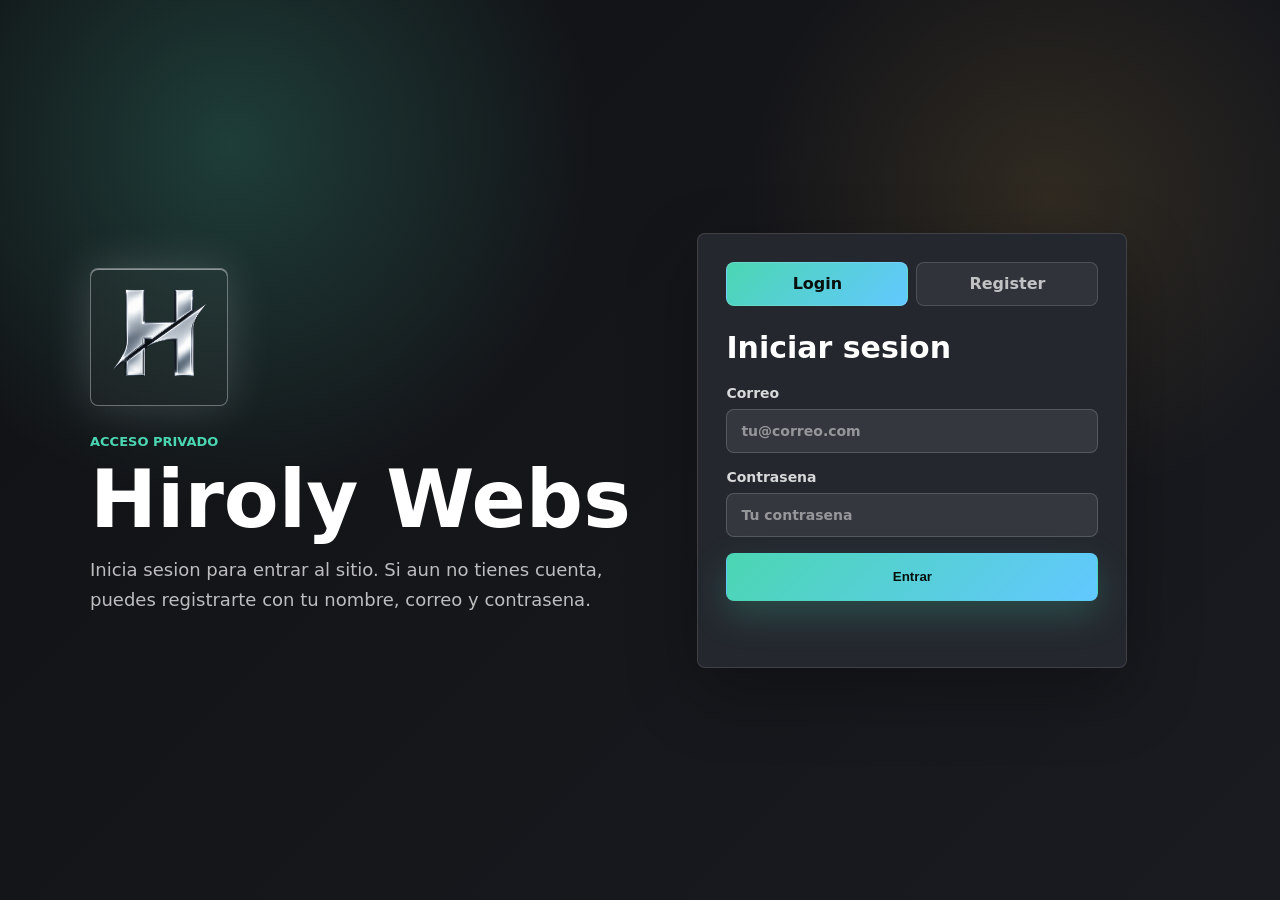
<file: index.html>
<!doctype html>
<html lang="es">
  <head>
    <meta charset="UTF-8" />
    <meta name="viewport" content="width=device-width, initial-scale=1.0" />
    <title>Hiroly Webs | Inicio</title>
    <meta
      name="description"
      content="Hiroly Webs crea paginas web profesionales para empresas, emprendedores y proyectos personales."
    />
    <link rel="stylesheet" href="styles.css" />
  </head>
  <body>
    <header class="site-header">
      <nav class="nav" aria-label="Navegacion principal">
        <a class="brand" href="index.html" aria-label="Hiroly Webs inicio">
          <img class="brand-mark" src="logo-hiroly.png" alt="" />
          <span class="brand-name">Hiroly Webs</span>
        </a>

        <button class="menu-toggle" type="button" aria-expanded="false" aria-controls="nav-links">
          <span></span>
          <span></span>
          <span></span>
          <span class="sr-only">Abrir menu</span>
        </button>

        <div class="nav-links" id="nav-links">
          <a href="index.html" aria-current="page">Menu principal</a>
          <a href="servicios.html">Servicios</a>
          <a href="planes.html">Planes</a>
          <a href="contactos.html">Contactos</a>
        </div>
      </nav>
    </header>

    <main>
      <section class="hero">
        <div class="hero-bg" aria-hidden="true">
          <span class="server-line line-a"></span>
          <span class="server-line line-b"></span>
          <span class="server-line line-c"></span>
        </div>

        <div class="hero-content">
          <img class="hero-logo" src="logo-hiroly.png" alt="Logo de Hiroly Webs" />
          <p class="eyebrow">Diseno web profesional</p>
          <h1>Hiroly Webs</h1>
          <p class="hero-copy">
            Creamos paginas web modernas para empresas, emprendedores y marcas
            personales. El precio es claro: $20 USD por modulo.
          </p>
          <div class="hero-actions">
            <a class="button primary" href="planes.html">Ver planes</a>
            <a class="button secondary" href="planes.html">Elegir plan</a>
          </div>
        </div>

        <aside class="hero-panel" aria-label="Resumen de paginas web">
          <div>
            <span class="status-dot"></span>
            <span>Proyectos web</span>
          </div>
          <strong>100%</strong>
          <p>Paginas adaptadas a celular, tablet y computador.</p>
        </aside>
      </section>
    </main>

    <footer class="footer">
      <p>Hiroly Webs. Paginas web profesionales para empresas que quieren crecer online.</p>
    </footer>

    <script src="script.js"></script>
  </body>
</html>
</file>
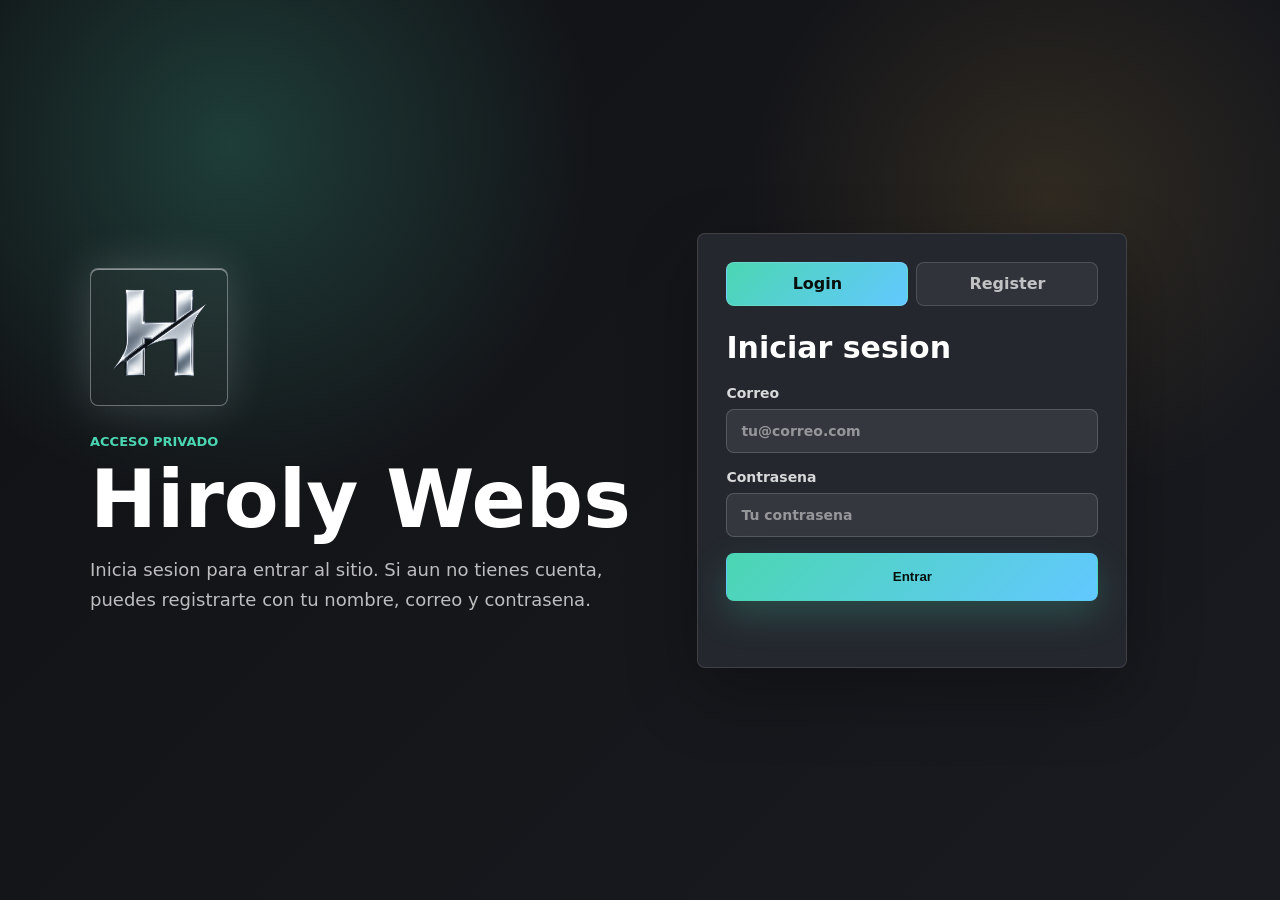
<file: contactos.html>
<!doctype html>
<html lang="es">
  <head>
    <meta charset="UTF-8" />
    <meta name="viewport" content="width=device-width, initial-scale=1.0" />
    <title>Hiroly Webs | Contactos</title>
    <meta
      name="description"
      content="Contacta a Hiroly Webs para hablar sobre tu pagina web."
    />
    <link rel="stylesheet" href="styles.css" />
  </head>
  <body>
    <header class="site-header">
      <nav class="nav" aria-label="Navegacion principal">
        <a class="brand" href="index.html" aria-label="Hiroly Webs inicio">
          <img class="brand-mark" src="logo-hiroly.png" alt="" />
          <span class="brand-name">Hiroly Webs</span>
        </a>

        <button class="menu-toggle" type="button" aria-expanded="false" aria-controls="nav-links">
          <span></span>
          <span></span>
          <span></span>
          <span class="sr-only">Abrir menu</span>
        </button>

        <div class="nav-links" id="nav-links">
          <a href="index.html">Menu principal</a>
          <a href="servicios.html">Servicios</a>
          <a href="planes.html">Planes</a>
          <a href="contactos.html" aria-current="page">Contactos</a>
        </div>
      </nav>
    </header>

    <main>
      <section class="page-hero">
        <p class="eyebrow">Contactos</p>
        <h1>Hablemos de tu proyecto</h1>
        <p>
          Usa esta pagina para escribirnos directamente. Para elegir un plan,
          entra a la seccion Planes.
        </p>
      </section>

      <section class="section contact">
        <div class="contact-copy">
          <p class="eyebrow">Contacto directo</p>
          <h2>Estamos listos para ayudarte</h2>
          <p>
            Escribenos para crear una pagina web nueva, mejorar una web existente
            o preparar una propuesta a medida.
          </p>
          <div class="contact-list">
            <a href="planes.html">Ver planes</a>
          </div>
        </div>

        <form class="contact-form quick-message" data-mail-to="seguridadc265@gmail.com">
          <div class="quick-message-head">
            <span class="service-icon">MSG</span>
            <div>
              <h3>Mensaje rapido</h3>
              <p>Deja una idea corta y se abrira un correo listo para enviar.</p>
            </div>
          </div>
          <div class="quick-fields">
            <input type="text" name="name" placeholder="Nombre" aria-label="Nombre" required />
            <input type="email" name="email" placeholder="Correo" aria-label="Correo" required />
          </div>
          <textarea
            name="message"
            rows="6"
            placeholder="Quiero una pagina web para..."
            aria-label="Que quieres hacer"
          ></textarea>
          <button class="button primary" type="submit">Enviar mensaje</button>
          <p class="form-status" role="status" aria-live="polite"></p>
        </form>
      </section>
    </main>

    <a
      class="whatsapp-bubble"
      href="https://wa.me/56991535800"
      target="_blank"
      rel="noopener noreferrer"
      aria-label="Hablar por WhatsApp con Hiroly Webs"
    >
      <img src="whatsapp.svg" alt="" />
      <span>WhatsApp</span>
    </a>

    <footer class="footer">
      <p>Hiroly Webs. Paginas web profesionales para empresas que quieren crecer online.</p>
    </footer>

    <script src="script.js"></script>
  </body>
</html>
</file>
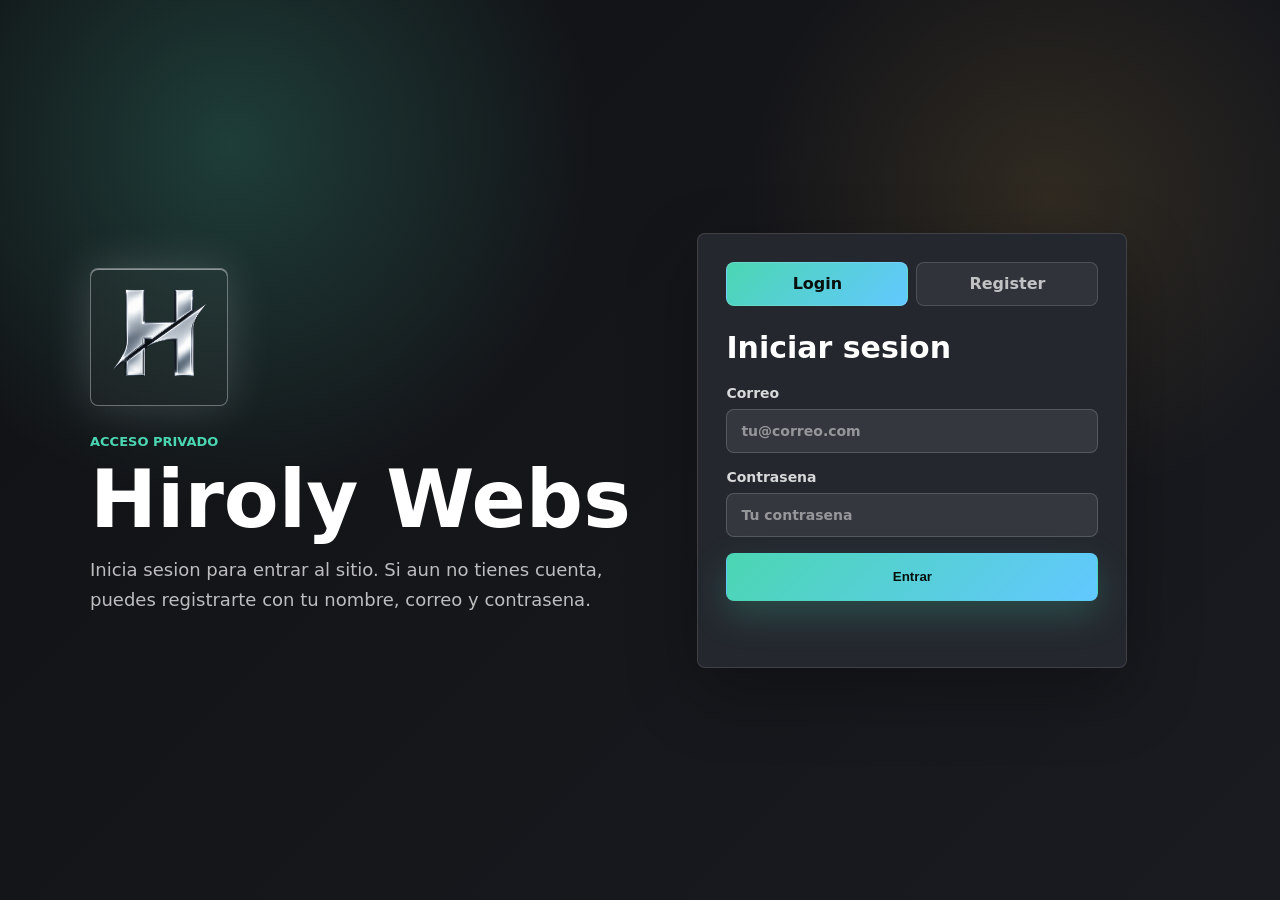
<file: login.html>
<!doctype html>
<html lang="es">
  <head>
    <meta charset="UTF-8" />
    <meta name="viewport" content="width=device-width, initial-scale=1.0" />
    <title>Hiroly Webs | Acceso</title>
    <meta
      name="description"
      content="Inicia sesion o registra una cuenta para entrar a Hiroly Webs."
    />
    <link rel="stylesheet" href="styles.css" />
  </head>
  <body class="auth-page">
    <main class="auth-shell">
      <section class="auth-brand">
        <img class="hero-logo" src="logo-hiroly.png" alt="Logo de Hiroly Webs" />
        <p class="eyebrow">Acceso privado</p>
        <h1>Hiroly Webs</h1>
        <p>
          Inicia sesion para entrar al sitio. Si aun no tienes cuenta, puedes
          registrarte con tu nombre, correo y contrasena.
        </p>
      </section>

      <section class="auth-card" aria-label="Formulario de acceso">
        <div class="auth-tabs" role="tablist" aria-label="Acceso">
          <button class="auth-tab is-active" type="button" data-auth-tab="login">Login</button>
          <button class="auth-tab" type="button" data-auth-tab="register">Register</button>
        </div>

        <form class="auth-form is-active" data-auth-form="login">
          <h2>Iniciar sesion</h2>
          <label>
            Correo
            <input type="email" name="email" placeholder="tu@correo.com" required />
          </label>
          <label>
            Contrasena
            <input type="password" name="password" placeholder="Tu contrasena" required />
          </label>
          <button class="button primary" type="submit">Entrar</button>
          <p class="auth-status" role="status" aria-live="polite"></p>
        </form>

        <form class="auth-form" data-auth-form="register">
          <h2>Crear cuenta</h2>
          <label>
            Nombre
            <input type="text" name="name" placeholder="Tu nombre" required />
          </label>
          <label>
            Correo
            <input type="email" name="email" placeholder="tu@correo.com" required />
          </label>
          <label>
            Contrasena
            <input type="password" name="password" placeholder="Crea una contrasena" minlength="4" required />
          </label>
          <button class="button primary" type="submit">Registrarme</button>
          <p class="auth-status" role="status" aria-live="polite"></p>
        </form>
      </section>
    </main>

    <script src="script.js"></script>
  </body>
</html>
</file>
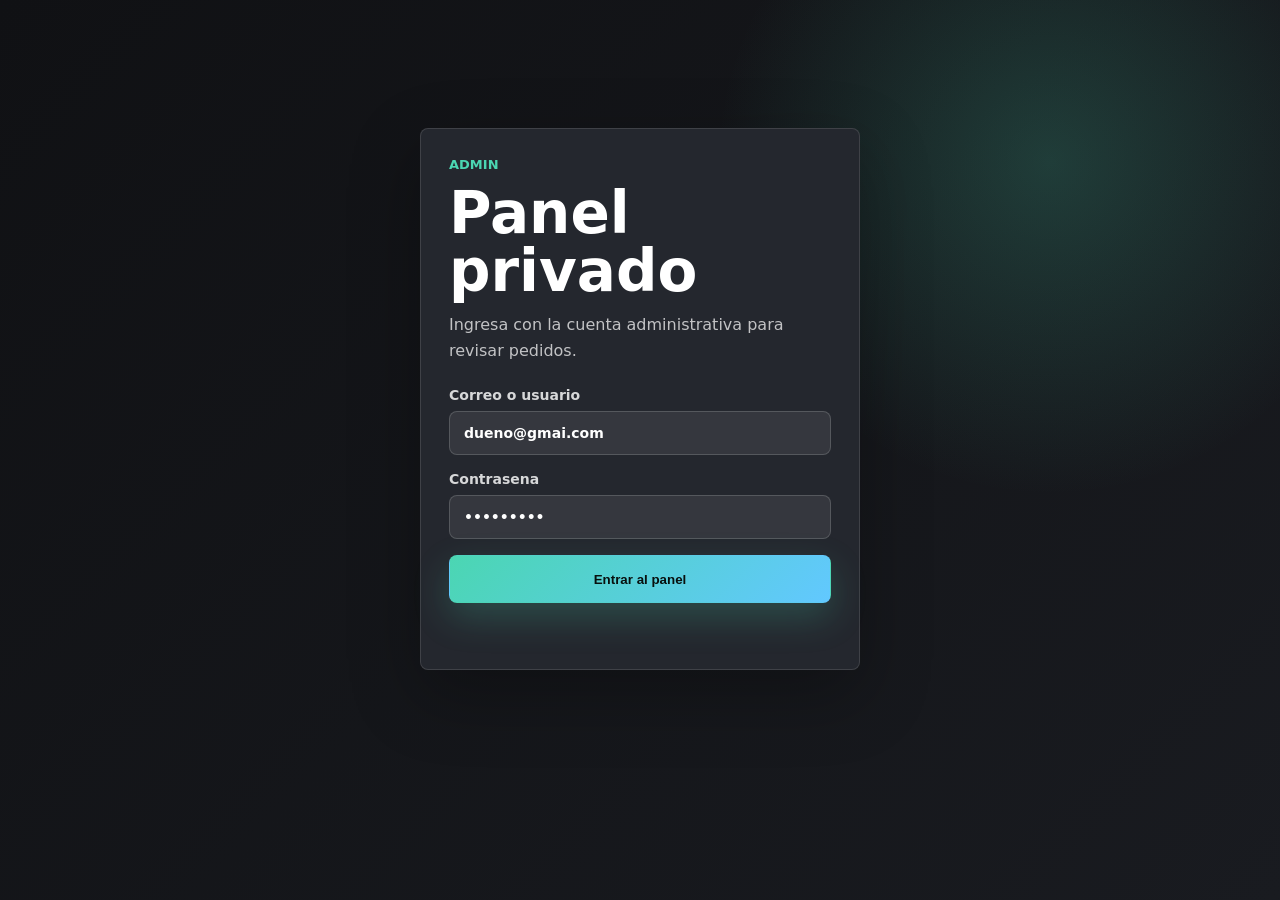
<file: panel.html>
<!doctype html>
<html lang="es">
  <head>
    <meta charset="UTF-8" />
    <meta name="viewport" content="width=device-width, initial-scale=1.0" />
    <title>Hiroly Webs | Panel Admin</title>
    <meta name="description" content="Panel administrativo de pedidos de Hiroly Webs." />
    <link rel="stylesheet" href="styles.css" />
  </head>
  <body class="admin-page">
    <main class="admin-shell">
      <section class="auth-card admin-login" id="admin-login">
        <p class="eyebrow">Admin</p>
        <h1>Panel privado</h1>
        <p class="admin-copy">Ingresa con la cuenta administrativa para revisar pedidos.</p>
        <form class="admin-form">
          <label>
            Correo o usuario
            <input type="email" name="admin-user" value="dueno@gmai.com" required />
          </label>
          <label>
            Contrasena
            <input type="password" name="admin-password" value="dueño1616" required />
          </label>
          <button class="button primary" type="submit">Entrar al panel</button>
          <p class="auth-status" role="status" aria-live="polite"></p>
        </form>
      </section>

      <section class="admin-panel" id="admin-panel" hidden>
        <div class="admin-panel-head">
          <div>
            <p class="eyebrow">Pedidos</p>
            <h1>Panel de pedidos</h1>
            <p>Revisa que plan quiere cada cliente y el correo con el que se registro.</p>
          </div>
          <button class="button secondary admin-logout" type="button">Cerrar admin</button>
        </div>

        <div class="admin-summary">
          <article>
            <span>Total pedidos</span>
            <strong id="admin-total">0</strong>
          </article>
          <article>
            <span>Valor potencial</span>
            <strong id="admin-total-value">$0 USD</strong>
          </article>
        </div>

        <div class="admin-table-wrap">
          <table class="admin-table">
            <thead>
              <tr>
                <th>Fecha</th>
                <th>Cliente registrado</th>
                <th>Correo registrado</th>
                <th>Plan</th>
                <th>Modulos</th>
                <th>Precio</th>
                <th>Accion</th>
              </tr>
            </thead>
            <tbody id="admin-orders"></tbody>
          </table>
          <p class="empty-orders" id="empty-orders">Todavia no hay pedidos registrados.</p>
        </div>
      </section>
    </main>

<script>
const form = document.querySelector(".admin-form");
const loginSection = document.getElementById("admin-login");
const panelSection = document.getElementById("admin-panel");
const status = document.querySelector(".auth-status");

function loadOrders() {
  let orders = JSON.parse(localStorage.getItem("orders")) || [];

  const tbody = document.getElementById("admin-orders");
  tbody.innerHTML = "";

  let total = 0;

  if (orders.length === 0) {
    document.getElementById("empty-orders").style.display = "block";
    return;
  } else {
    document.getElementById("empty-orders").style.display = "none";
  }

  orders.forEach((o, index) => {
    total += Number(o.price);

    const tr = document.createElement("tr");

    tr.innerHTML = `
      <td>${o.date}</td>
      <td>${o.name}</td>
      <td>${o.email}</td>
      <td>${o.plan}</td>
      <td>${o.modules}</td>
      <td>$${o.price}</td>
      <td><button onclick="deleteOrder(${index})">Eliminar</button></td>
    `;

    tbody.appendChild(tr);
  });

  document.getElementById("admin-total").textContent = orders.length;
  document.getElementById("admin-total-value").textContent = "$" + total + " USD";
}

function deleteOrder(index) {
  let orders = JSON.parse(localStorage.getItem("orders")) || [];
  orders.splice(index, 1);
  localStorage.setItem("orders", JSON.stringify(orders));
  loadOrders();
}

form.addEventListener("submit", (e) => {
  e.preventDefault();

  const user = form.querySelector("input[name='admin-user']").value;
  const pass = form.querySelector("input[name='admin-password']").value;

  const ADMIN_USER = "dueno@gmai.com";
  const ADMIN_PASS = "dueño1616";

  if (user === ADMIN_USER && pass === ADMIN_PASS) {
    loginSection.hidden = true;
    panelSection.hidden = false;

    loadOrders(); // 🔥 IMPORTANTE
  } else {
    status.textContent = "Credenciales incorrectas ❌";
  }
});

document.querySelector(".admin-logout").addEventListener("click", () => {
  panelSection.hidden = true;
  loginSection.hidden = false;
});
</script>

  </body>
</html>
</file>
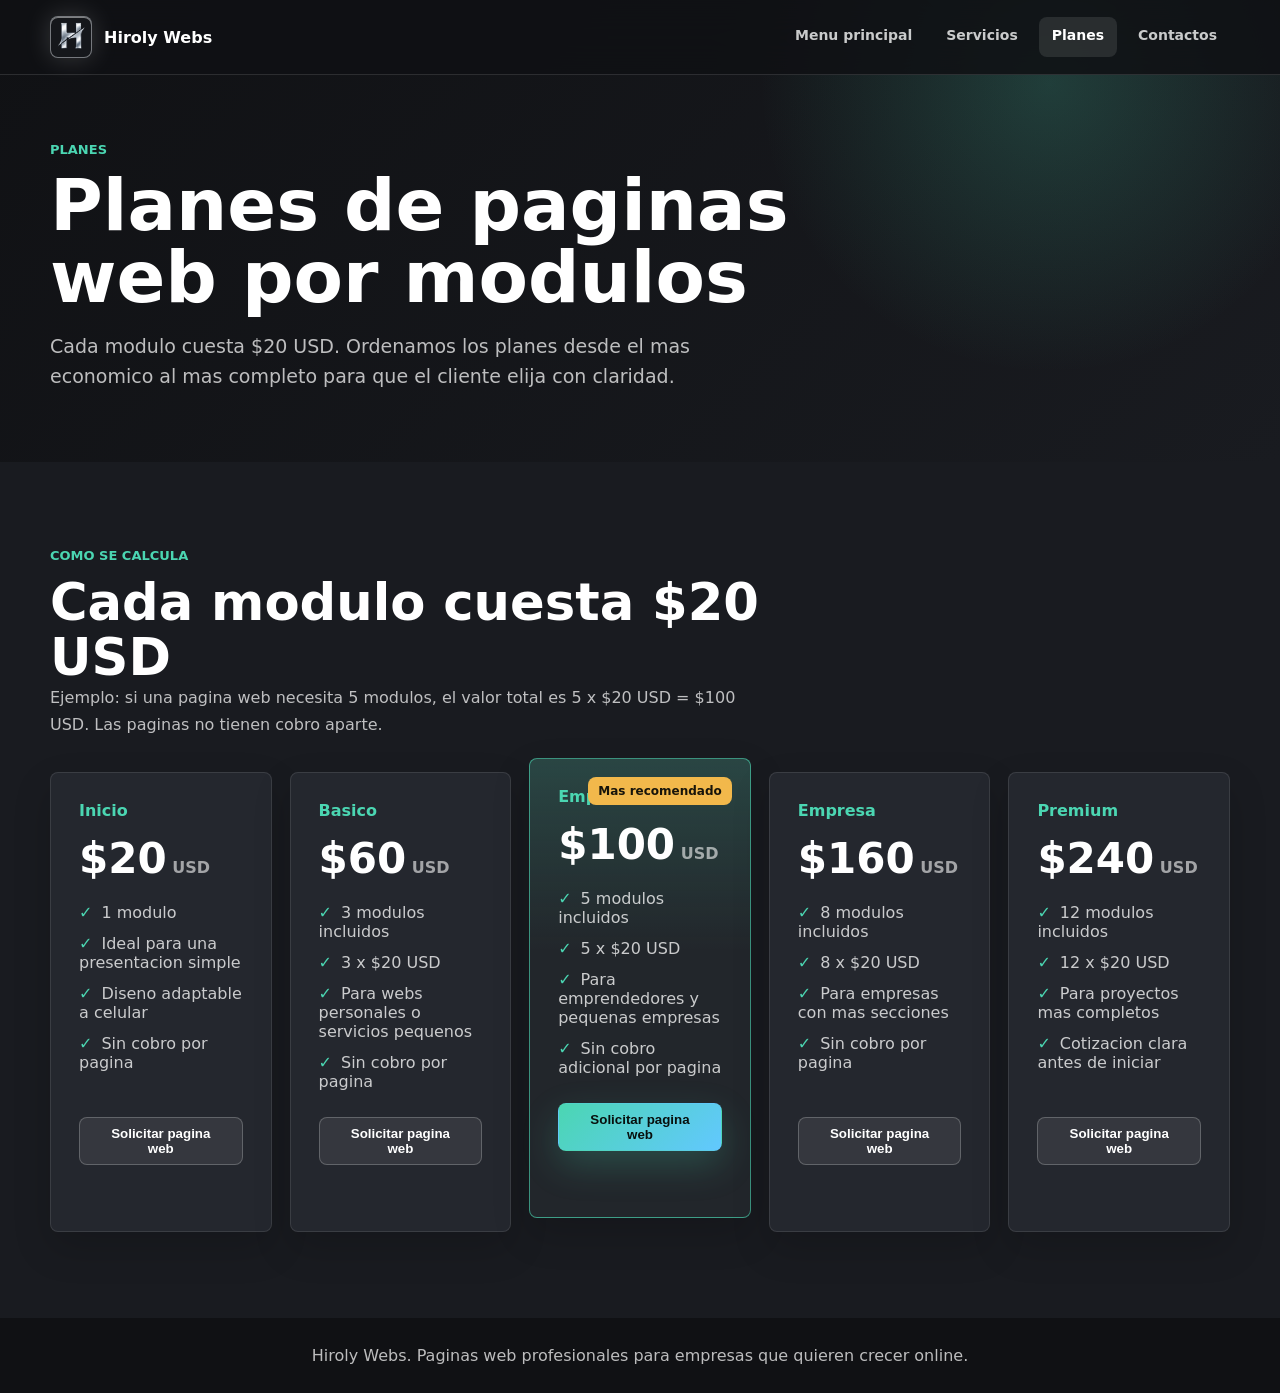
<file: planes.html>
<!doctype html>
<html lang="es">
  <head>
    <meta charset="UTF-8" />
    <meta name="viewport" content="width=device-width, initial-scale=1.0" />
    <title>Hiroly Webs | Planes</title>
    <meta
      name="description"
      content="Paginas web profesionales a 20 dolares por modulo, sin cobro por pagina."
    />
    <link rel="stylesheet" href="styles.css" />
  </head>
  <body>
    <header class="site-header">
      <nav class="nav" aria-label="Navegacion principal">
        <a class="brand" href="index.html" aria-label="Hiroly Webs inicio">
          <img class="brand-mark" src="logo-hiroly.png" alt="" />
          <span class="brand-name">Hiroly Webs</span>
        </a>

        <button class="menu-toggle" type="button" aria-expanded="false" aria-controls="nav-links">
          <span></span>
          <span></span>
          <span></span>
          <span class="sr-only">Abrir menu</span>
        </button>

        <div class="nav-links" id="nav-links">
          <a href="index.html">Menu principal</a>
          <a href="servicios.html">Servicios</a>
          <a href="planes.html" aria-current="page">Planes</a>
          <a href="contactos.html">Contactos</a>
        </div>
      </nav>
    </header>

    <main>
      <section class="page-hero dark">
        <p class="eyebrow">Planes</p>
        <h1>Planes de paginas web por modulos</h1>
        <p>
          Cada modulo cuesta $20 USD. Ordenamos los planes desde el mas economico
          al mas completo para que el cliente elija con claridad.
        </p>
      </section>

      <section class="section plans-section">
        <div class="section-heading">
          <p class="eyebrow">Como se calcula</p>
          <h2>Cada modulo cuesta $20 USD</h2>
          <p>
            Ejemplo: si una pagina web necesita 5 modulos, el valor total es
            5 x $20 USD = $100 USD. Las paginas no tienen cobro aparte.
          </p>
        </div>

        <div class="plans">
          <article class="plan">
            <p class="plan-name">Inicio</p>
            <h3>$20<span> USD</span></h3>
            <ul>
              <li>1 modulo</li>
              <li>Ideal para una presentacion simple</li>
              <li>Diseno adaptable a celular</li>
              <li>Sin cobro por pagina</li>
            </ul>
            <button class="button plan-button order-plan" type="button" data-plan="Inicio" data-price="20" data-modules="1">Solicitar pagina web</button>
            <p class="plan-inline-status" role="status" aria-live="polite"></p>
          </article>

          <article class="plan">
            <p class="plan-name">Basico</p>
            <h3>$60<span> USD</span></h3>
            <ul>
              <li>3 modulos incluidos</li>
              <li>3 x $20 USD</li>
              <li>Para webs personales o servicios pequenos</li>
              <li>Sin cobro por pagina</li>
            </ul>
            <button class="button plan-button order-plan" type="button" data-plan="Basico" data-price="60" data-modules="3">Solicitar pagina web</button>
            <p class="plan-inline-status" role="status" aria-live="polite"></p>
          </article>

          <article class="plan featured">
            <p class="plan-badge">Mas recomendado</p>
            <p class="plan-name">Emprendedor</p>
            <h3>$100<span> USD</span></h3>
            <ul>
              <li>5 modulos incluidos</li>
              <li>5 x $20 USD</li>
              <li>Para emprendedores y pequenas empresas</li>
              <li>Sin cobro adicional por pagina</li>
            </ul>
            <button class="button primary order-plan" type="button" data-plan="Emprendedor" data-price="100" data-modules="5">Solicitar pagina web</button>
            <p class="plan-inline-status" role="status" aria-live="polite"></p>
          </article>

          <article class="plan">
            <p class="plan-name">Empresa</p>
            <h3>$160<span> USD</span></h3>
            <ul>
              <li>8 modulos incluidos</li>
              <li>8 x $20 USD</li>
              <li>Para empresas con mas secciones</li>
              <li>Sin cobro por pagina</li>
            </ul>
            <button class="button plan-button order-plan" type="button" data-plan="Empresa" data-price="160" data-modules="8">Solicitar pagina web</button>
            <p class="plan-inline-status" role="status" aria-live="polite"></p>
          </article>

          <article class="plan">
            <p class="plan-name">Premium</p>
            <h3>$240<span> USD</span></h3>
            <ul>
              <li>12 modulos incluidos</li>
              <li>12 x $20 USD</li>
              <li>Para proyectos mas completos</li>
              <li>Cotizacion clara antes de iniciar</li>
            </ul>
            <button class="button plan-button order-plan" type="button" data-plan="Premium" data-price="240" data-modules="12">Solicitar pagina web</button>
            <p class="plan-inline-status" role="status" aria-live="polite"></p>
          </article>
        </div>
      </section>
    </main>

    <footer class="footer">
      <p>Hiroly Webs. Paginas web profesionales para empresas que quieren crecer online.</p>
    </footer>

    <script>
document.querySelectorAll(".order-plan").forEach(btn => {
  btn.addEventListener("click", () => {

    const plan = btn.dataset.plan;
    const price = btn.dataset.price;
    const modules = btn.dataset.modules;

    const name = prompt("Tu nombre:");
    const email = prompt("Tu correo:");

    if (!name || !email) {
      alert("Faltan datos");
      return;
    }

    // 🧠 "Base de datos simulada"
    const order = {
      name,
      email,
      plan,
      price,
      modules,
      date: new Date().toLocaleString()
    };

    let orders = JSON.parse(localStorage.getItem("orders")) || [];
    orders.push(order);

    localStorage.setItem("orders", JSON.stringify(orders));

    alert("Pedido guardado correctamente ✔ (simulado)");
  });
});
</script>

  </body>
</html>
</file>
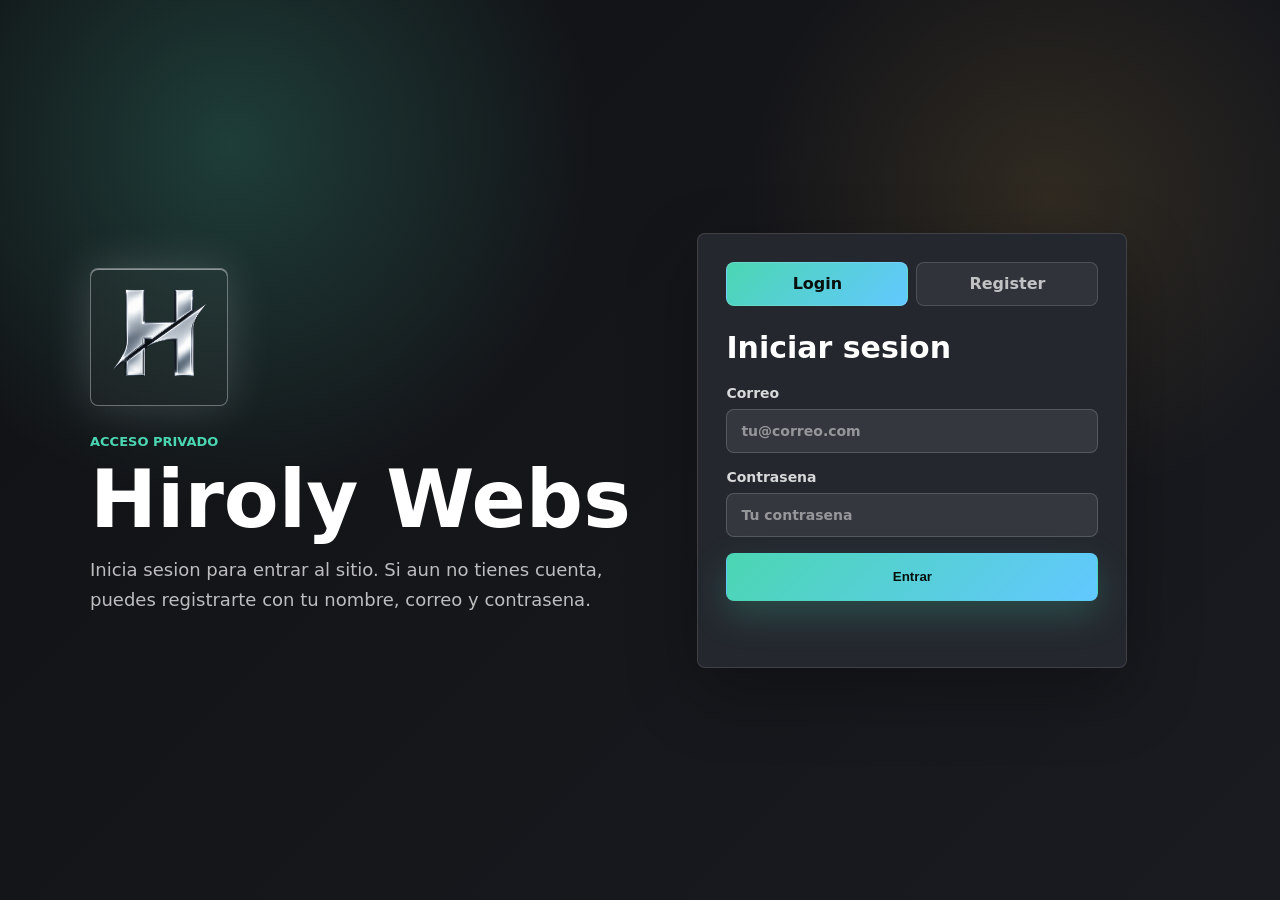
<file: servicios.html>
<!doctype html>
<html lang="es">
  <head>
    <meta charset="UTF-8" />
    <meta name="viewport" content="width=device-width, initial-scale=1.0" />
    <title>Hiroly Webs | Servicios</title>
    <meta
      name="description"
      content="Servicios de paginas web por modulos: inicio, servicios, galeria, contacto, tienda y mas."
    />
    <link rel="stylesheet" href="styles.css" />
  </head>
  <body>
    <header class="site-header">
      <nav class="nav" aria-label="Navegacion principal">
        <a class="brand" href="index.html" aria-label="Hiroly Webs inicio">
          <img class="brand-mark" src="logo-hiroly.png" alt="" />
          <span class="brand-name">Hiroly Webs</span>
        </a>

        <button class="menu-toggle" type="button" aria-expanded="false" aria-controls="nav-links">
          <span></span>
          <span></span>
          <span></span>
          <span class="sr-only">Abrir menu</span>
        </button>

        <div class="nav-links" id="nav-links">
          <a href="index.html">Menu principal</a>
          <a href="servicios.html" aria-current="page">Servicios</a>
          <a href="planes.html">Planes</a>
          <a href="contactos.html">Contactos</a>
        </div>
      </nav>
    </header>

    <main>
      <section class="page-hero">
        <p class="eyebrow">Servicios</p>
        <h1>Construimos tu pagina web por modulos</h1>
        <p>
          Un modulo es una parte de tu web: inicio, servicios, galeria, contacto,
          tienda, preguntas frecuentes y mas. Cada modulo cuesta $20 USD.
        </p>
      </section>

      <section class="section services">
        <div class="section-heading">
          <p class="eyebrow">Que hacemos</p>
          <h2>Paginas web claras, modernas y pensadas para clientes reales</h2>
        </div>

        <div class="service-grid">
          <article class="service-card">
            <span class="service-icon">01</span>
            <h3>Pagina personal</h3>
            <p>Ideal para mostrar tu perfil, trabajos, redes, contacto y una presentacion profesional.</p>
            <a class="text-link" href="planes.html">Ver planes economicos</a>
          </article>
          <article class="service-card">
            <span class="service-icon">02</span>
            <h3>Pagina para empresa</h3>
            <p>Incluye secciones para explicar servicios, beneficios, confianza, contacto y llamados a la accion.</p>
            <a class="text-link" href="planes.html">Ver planes empresa</a>
          </article>
          <article class="service-card">
            <span class="service-icon">03</span>
            <h3>Pagina de ventas</h3>
            <p>Sirve para promocionar productos, recibir consultas y guiar al cliente hacia WhatsApp o correo.</p>
            <a class="text-link" href="planes.html">Ver planes</a>
          </article>
        </div>
      </section>

      <section class="section module-section">
        <div class="section-heading">
          <p class="eyebrow">Modulos disponibles</p>
          <h2>Elige solo lo que necesitas</h2>
          <p>Cada modulo suma $20 USD al total. Puedes combinar los que quieras.</p>
        </div>

        <div class="module-grid">
          <article>
            <h3>Inicio</h3>
            <p>Presentacion principal de tu marca o negocio.</p>
          </article>
          <article>
            <h3>Servicios</h3>
            <p>Explicacion clara de lo que ofreces.</p>
          </article>
          <article>
            <h3>Galeria</h3>
            <p>Imagenes de trabajos, productos o proyectos.</p>
          </article>
          <article>
            <h3>Contacto</h3>
            <p>Formulario, WhatsApp y datos para que te escriban.</p>
          </article>
          <article>
            <h3>Preguntas frecuentes</h3>
            <p>Respuestas para reducir dudas antes de comprar.</p>
          </article>
          <article>
            <h3>Tienda o catalogo</h3>
            <p>Seccion para mostrar productos y recibir consultas.</p>
          </article>
        </div>
      </section>

      <section class="section process-section">
        <div class="section-heading">
          <p class="eyebrow">Proceso</p>
          <h2>Como trabajamos</h2>
        </div>

        <div class="process-steps">
          <article>
            <strong>1</strong>
            <h3>Eliges modulos</h3>
            <p>Nos dices que secciones quieres para tu pagina web.</p>
          </article>
          <article>
            <strong>2</strong>
            <h3>Calculamos el valor</h3>
            <p>Multiplicamos la cantidad de modulos por $20 USD.</p>
          </article>
          <article>
            <strong>3</strong>
            <h3>Disenamos la pagina</h3>
            <p>Creamos una web profesional, clara y adaptable a celular.</p>
          </article>
        </div>
      </section>
    </main>

    <footer class="footer">
      <p>Hiroly Webs. Paginas web profesionales para empresas que quieren crecer online.</p>
    </footer>

    <script src="script.js"></script>
  </body>
</html>
</file>
<file: styles.css>
:root {
  --ink: #101114;
  --panel: #191b20;
  --panel-soft: #24272e;
  --platinum: #e9edf2;
  --platinum-dark: #8e98a6;
  --mint: #4bd6b2;
  --cyan: #62c8ff;
  --amber: #f2b84b;
  --paper: #f7f8fb;
  --muted: #717783;
  --line: rgba(255, 255, 255, 0.16);
  --shadow: 0 24px 70px rgba(0, 0, 0, 0.28);
  --ease: cubic-bezier(0.2, 0.8, 0.2, 1);
}

* {
  box-sizing: border-box;
}

html {
  scroll-behavior: smooth;
}

body {
  margin: 0;
  font-family:
    Inter, ui-sans-serif, system-ui, -apple-system, BlinkMacSystemFont, "Segoe UI",
    sans-serif;
  color: var(--ink);
  background: var(--paper);
}

a {
  color: inherit;
  text-decoration: none;
}

a,
button,
input,
select,
textarea,
.brand-mark,
.hero-logo,
.service-card,
.plan,
.module-grid article,
.process-steps article,
.web-info,
.web-form,
.contact-form,
.auth-card,
.admin-summary article {
  transition:
    transform 220ms var(--ease),
    box-shadow 220ms var(--ease),
    border-color 220ms var(--ease),
    background-color 220ms var(--ease),
    color 220ms var(--ease),
    filter 220ms var(--ease);
}

.site-header {
  position: fixed;
  top: 0;
  left: 0;
  right: 0;
  z-index: 20;
  border-bottom: 1px solid rgba(255, 255, 255, 0.12);
  background: rgba(16, 17, 20, 0.86);
  backdrop-filter: blur(18px);
}

.nav {
  display: flex;
  align-items: center;
  justify-content: space-between;
  width: min(1180px, calc(100% - 40px));
  min-height: 74px;
  margin: 0 auto;
}

.brand {
  display: inline-flex;
  align-items: center;
  gap: 12px;
  color: white;
  font-weight: 800;
}

.brand-mark,
.hero-logo {
  display: block;
  object-fit: cover;
  object-position: center;
}

.brand-mark {
  width: 42px;
  height: 42px;
  border: 1px solid rgba(233, 237, 242, 0.46);
  border-radius: 8px;
  background-color: #15171b;
  box-shadow: inset 0 1px 0 rgba(255, 255, 255, 0.45), 0 0 26px rgba(233, 237, 242, 0.18);
}

.brand:hover .brand-mark,
.brand:focus-visible .brand-mark,
.hero-logo:hover {
  transform: translateY(-2px) scale(1.04);
  box-shadow:
    inset 0 1px 0 rgba(255, 255, 255, 0.5),
    0 0 34px rgba(233, 237, 242, 0.3),
    0 18px 36px rgba(0, 0, 0, 0.24);
}

.brand-name {
  white-space: nowrap;
}

.nav-links {
  display: flex;
  align-items: center;
  gap: 8px;
}

.nav-links a {
  min-height: 40px;
  padding: 10px 13px;
  border-radius: 8px;
  color: rgba(255, 255, 255, 0.78);
  font-size: 14px;
  font-weight: 700;
}

.nav-logout {
  min-height: 40px;
  padding: 10px 13px;
  border: 1px solid rgba(255, 255, 255, 0.16);
  border-radius: 8px;
  color: white;
  background: rgba(255, 255, 255, 0.08);
  font: inherit;
  font-size: 14px;
  font-weight: 800;
  cursor: pointer;
}

.nav-links a:hover,
.nav-links a:focus-visible,
.nav-logout:hover,
.nav-logout:focus-visible,
.nav-links a[aria-current="page"] {
  color: white;
  background: rgba(255, 255, 255, 0.1);
  outline: none;
}

.menu-toggle {
  display: none;
  width: 44px;
  height: 44px;
  border: 1px solid rgba(255, 255, 255, 0.18);
  border-radius: 8px;
  background: rgba(255, 255, 255, 0.08);
  cursor: pointer;
}

.menu-toggle span:not(.sr-only) {
  display: block;
  width: 20px;
  height: 2px;
  margin: 4px auto;
  background: white;
}

.sr-only {
  position: absolute;
  width: 1px;
  height: 1px;
  overflow: hidden;
  clip: rect(0, 0, 0, 0);
}

.hero {
  position: relative;
  display: grid;
  grid-template-columns: minmax(0, 1fr) 320px;
  align-items: end;
  gap: 40px;
  min-height: 92vh;
  padding: 132px max(20px, calc((100vw - 1180px) / 2)) 72px;
  overflow: hidden;
  color: white;
  background:
    radial-gradient(circle at 18% 16%, rgba(75, 214, 178, 0.22), transparent 28%),
    radial-gradient(circle at 82% 22%, rgba(242, 184, 75, 0.16), transparent 24%),
    linear-gradient(135deg, #101114 0%, #181b22 42%, #0f1816 100%);
}

.hero-bg {
  position: absolute;
  inset: 0;
  opacity: 0.82;
  pointer-events: none;
}

.server-line {
  position: absolute;
  left: 7%;
  right: 7%;
  height: 80px;
  border: 1px solid var(--line);
  border-radius: 8px;
  transform: skewY(-7deg);
  background:
    linear-gradient(90deg, rgba(255, 255, 255, 0.1), transparent 28%),
    repeating-linear-gradient(90deg, transparent 0 36px, rgba(255, 255, 255, 0.08) 36px 38px);
}

.line-a {
  top: 22%;
}

.line-b {
  top: 43%;
  left: 18%;
}

.line-c {
  top: 64%;
  right: 20%;
}

.hero-content,
.hero-panel {
  position: relative;
  z-index: 1;
}

.hero-logo {
  width: clamp(94px, 12vw, 138px);
  height: clamp(94px, 12vw, 138px);
  margin-bottom: 28px;
  border: 1px solid rgba(233, 237, 242, 0.38);
  border-radius: 8px;
  background-color: rgba(255, 255, 255, 0.04);
  box-shadow:
    inset 0 1px 0 rgba(255, 255, 255, 0.48),
    0 0 46px rgba(233, 237, 242, 0.18);
}

.eyebrow {
  margin: 0 0 12px;
  color: var(--mint);
  font-size: 13px;
  font-weight: 850;
  letter-spacing: 0;
  text-transform: uppercase;
}

h1,
h2,
h3,
p {
  margin-top: 0;
}

h1 {
  max-width: 850px;
  margin-bottom: 18px;
  font-size: clamp(48px, 7vw, 88px);
  line-height: 0.95;
  letter-spacing: 0;
}

.hero-copy {
  max-width: 650px;
  color: rgba(255, 255, 255, 0.76);
  font-size: 20px;
  line-height: 1.65;
}

.hero-actions,
.contact-list {
  display: flex;
  flex-wrap: wrap;
  gap: 12px;
}

.button {
  display: inline-flex;
  align-items: center;
  justify-content: center;
  min-height: 48px;
  padding: 0 20px;
  border: 1px solid transparent;
  border-radius: 8px;
  font-weight: 850;
  cursor: pointer;
}

.button:hover,
.button:focus-visible,
.nav-logout:hover,
.nav-logout:focus-visible {
  transform: translateY(-2px);
  filter: brightness(1.06);
  outline: none;
}

.button.primary:hover,
.button.primary:focus-visible {
  box-shadow:
    0 18px 44px rgba(75, 214, 178, 0.3),
    0 0 0 3px rgba(75, 214, 178, 0.18);
}

.button.secondary:hover,
.button.secondary:focus-visible,
.plan-button:hover,
.plan-button:focus-visible {
  border-color: rgba(255, 255, 255, 0.36);
  background: rgba(255, 255, 255, 0.13);
  box-shadow: 0 14px 30px rgba(0, 0, 0, 0.22);
}

.button.primary {
  color: #08100e;
  background: linear-gradient(135deg, var(--mint), var(--cyan));
  box-shadow: 0 14px 36px rgba(75, 214, 178, 0.22);
}

.button.secondary,
.plan-button {
  color: white;
  border-color: rgba(255, 255, 255, 0.22);
  background: rgba(255, 255, 255, 0.08);
}

.hero-panel {
  padding: 24px;
  border: 1px solid rgba(255, 255, 255, 0.16);
  border-radius: 8px;
  background: rgba(255, 255, 255, 0.08);
  box-shadow: var(--shadow);
  backdrop-filter: blur(18px);
}

.hero-panel div {
  display: flex;
  align-items: center;
  gap: 10px;
  color: rgba(255, 255, 255, 0.75);
  font-weight: 800;
}

.status-dot {
  width: 10px;
  height: 10px;
  border-radius: 50%;
  background: var(--mint);
  box-shadow: 0 0 18px var(--mint);
}

.hero-panel strong {
  display: block;
  margin: 18px 0 8px;
  font-size: 58px;
}

.hero-panel p {
  margin-bottom: 0;
  color: rgba(255, 255, 255, 0.68);
  line-height: 1.5;
}

.section {
  padding: 86px max(20px, calc((100vw - 1180px) / 2));
}

.page-hero {
  padding: 142px max(20px, calc((100vw - 1180px) / 2)) 70px;
  color: white;
  background:
    radial-gradient(circle at 82% 18%, rgba(75, 214, 178, 0.2), transparent 26%),
    linear-gradient(135deg, #101114 0%, #191b20 100%);
}

.page-hero.dark {
  color: white;
  background:
    radial-gradient(circle at 82% 18%, rgba(75, 214, 178, 0.2), transparent 26%),
    linear-gradient(135deg, #101114 0%, #191b20 100%);
}

.page-hero h1 {
  max-width: 860px;
  margin-bottom: 18px;
  font-size: clamp(40px, 6vw, 72px);
  line-height: 1;
}

.page-hero p:not(.eyebrow) {
  max-width: 720px;
  margin-bottom: 0;
  color: rgba(255, 255, 255, 0.72);
  font-size: 19px;
  line-height: 1.6;
}

.page-hero.dark p:not(.eyebrow) {
  color: rgba(255, 255, 255, 0.72);
}

.section-heading {
  max-width: 720px;
  margin-bottom: 34px;
}

.section h2 {
  margin-bottom: 0;
  font-size: clamp(32px, 4vw, 52px);
  line-height: 1.08;
  letter-spacing: 0;
}

.service-grid,
.plans {
  display: grid;
  grid-template-columns: repeat(auto-fit, minmax(220px, 1fr));
  gap: 18px;
}

.service-card,
.plan,
.contact-form,
.web-form,
.web-info {
  border: 1px solid rgba(255, 255, 255, 0.1);
  border-radius: 8px;
  background: var(--panel-soft);
  box-shadow: 0 16px 38px rgba(0, 0, 0, 0.16);
}

.service-card {
  padding: 28px;
}

.service-card:hover,
.service-card:focus-within,
.plan:hover,
.plan:focus-within,
.module-grid article:hover,
.process-steps article:hover,
.web-info:hover,
.web-form:focus-within,
.contact-form:focus-within,
.auth-card:focus-within,
.admin-summary article:hover {
  transform: translateY(-6px);
  border-color: rgba(75, 214, 178, 0.34);
  box-shadow:
    0 22px 52px rgba(0, 0, 0, 0.24),
    0 0 0 1px rgba(75, 214, 178, 0.08);
}

.service-icon {
  display: inline-grid;
  place-items: center;
  min-width: 56px;
  height: 38px;
  margin-bottom: 22px;
  border-radius: 8px;
  color: #0b1514;
  background: #d7f8ee;
  font-weight: 950;
}

.service-card:hover .service-icon,
.quick-message:hover .service-icon {
  transform: translateY(-2px) scale(1.04);
  box-shadow: 0 10px 24px rgba(75, 214, 178, 0.2);
}

.service-card h3,
.plan h3 {
  margin-bottom: 12px;
  font-size: 24px;
  color: white;
}

.service-card p,
.contact-copy p {
  color: rgba(255, 255, 255, 0.68);
  line-height: 1.65;
}

.text-link {
  display: inline-flex;
  margin-top: 6px;
  color: var(--mint);
  font-weight: 900;
}

.text-link:hover,
.text-link:focus-visible {
  color: var(--cyan);
  transform: translateX(4px);
  outline: none;
}

.module-section {
  color: white;
  background: var(--panel);
}

.module-section .section-heading p:not(.eyebrow) {
  color: rgba(255, 255, 255, 0.72);
  line-height: 1.65;
}

.module-grid,
.process-steps {
  display: grid;
  grid-template-columns: repeat(3, minmax(0, 1fr));
  gap: 16px;
}

.module-grid article,
.process-steps article {
  padding: 24px;
  border: 1px solid rgba(255, 255, 255, 0.1);
  border-radius: 8px;
  background: var(--panel-soft);
  box-shadow: 0 12px 30px rgba(0, 0, 0, 0.16);
}

.module-grid h3,
.process-steps h3 {
  margin-bottom: 8px;
  font-size: 21px;
}

.module-grid p,
.process-steps p {
  margin: 0;
  color: rgba(255, 255, 255, 0.68);
  line-height: 1.55;
}

.process-steps strong {
  display: grid;
  place-items: center;
  width: 38px;
  height: 38px;
  margin-bottom: 16px;
  border-radius: 8px;
  color: #101114;
  background: var(--mint);
  font-size: 18px;
}

.plans-section {
  color: white;
  background: var(--panel);
}

.plans-section .section-heading p:not(.eyebrow) {
  color: rgba(255, 255, 255, 0.72);
  line-height: 1.65;
}

.plans {
  align-items: stretch;
}

.plan {
  position: relative;
  display: flex;
  flex-direction: column;
  min-height: 420px;
  padding: 28px;
  color: white;
  background: var(--panel-soft);
  border-color: rgba(255, 255, 255, 0.1);
}

.plan.featured {
  border-color: rgba(75, 214, 178, 0.62);
  background:
    linear-gradient(180deg, rgba(75, 214, 178, 0.18), transparent 42%),
    #22262b;
  transform: translateY(-14px);
}

.plan.featured:hover,
.plan.featured:focus-within {
  transform: translateY(-20px);
}

.plan-name {
  margin-bottom: 14px;
  color: var(--mint);
  font-weight: 850;
}

.plan h3 {
  font-size: 42px;
}

.plan h3 span {
  color: rgba(255, 255, 255, 0.58);
  font-size: 16px;
}

.plan ul {
  display: grid;
  gap: 12px;
  margin: 8px 0 26px;
  padding: 0;
  list-style: none;
  color: rgba(255, 255, 255, 0.76);
}

.plan li::before {
  content: "✓";
  margin-right: 9px;
  color: var(--mint);
  font-weight: 900;
}

.plan .button {
  margin-top: auto;
}

.plan-badge {
  position: absolute;
  top: 18px;
  right: 18px;
  margin: 0;
  padding: 7px 10px;
  border-radius: 8px;
  color: #17140a;
  background: var(--amber);
  font-size: 12px;
  font-weight: 900;
}

.website-request {
  color: white;
  background: var(--panel);
}

.website-request .section-heading p:not(.eyebrow) {
  color: rgba(255, 255, 255, 0.72);
  line-height: 1.65;
}

.web-request-grid {
  display: grid;
  grid-template-columns: minmax(0, 0.85fr) minmax(320px, 1fr);
  gap: 22px;
  align-items: start;
}

.web-info,
.web-form {
  padding: 26px;
}

.web-info h3 {
  margin-bottom: 16px;
  font-size: 26px;
}

.web-info ul {
  display: grid;
  gap: 13px;
  margin: 0;
  padding-left: 18px;
  color: rgba(255, 255, 255, 0.68);
  line-height: 1.55;
}

.selected-plan {
  margin-bottom: 22px;
  padding: 18px;
  border: 1px solid rgba(75, 214, 178, 0.45);
  border-radius: 8px;
  background: rgba(75, 214, 178, 0.12);
}

.selected-plan span {
  display: block;
  margin-bottom: 6px;
  color: var(--mint);
  font-size: 13px;
  font-weight: 900;
  text-transform: uppercase;
}

.selected-plan strong {
  display: block;
  margin-bottom: 6px;
  font-size: 24px;
}

.selected-plan p {
  margin: 0;
  color: rgba(255, 255, 255, 0.72);
  line-height: 1.45;
}

.web-form {
  display: grid;
  gap: 16px;
}

.contact {
  display: grid;
  grid-template-columns: minmax(0, 0.9fr) minmax(320px, 1fr);
  gap: 42px;
  align-items: start;
  color: white;
  background: var(--panel);
}

.contact-copy h2 {
  margin-bottom: 18px;
}

.contact-list {
  margin-top: 26px;
}

.contact-list a {
  display: inline-flex;
  align-items: center;
  gap: 9px;
  min-height: 44px;
  padding: 12px 14px;
  border-radius: 8px;
  color: #101114;
  background: #e3f7f1;
  font-weight: 850;
}

.contact-form {
  display: grid;
  gap: 16px;
  padding: 26px;
}

.quick-message {
  gap: 18px;
  padding: 30px;
  border-color: rgba(75, 214, 178, 0.22);
  background:
    linear-gradient(180deg, rgba(75, 214, 178, 0.08), transparent 44%),
    var(--panel-soft);
}

.quick-message-head {
  display: flex;
  gap: 14px;
  align-items: center;
  padding-bottom: 18px;
  border-bottom: 1px solid rgba(255, 255, 255, 0.12);
}

.quick-message-head .service-icon {
  margin-bottom: 0;
}

.quick-message-head h3 {
  margin-bottom: 4px;
  font-size: 25px;
}

.quick-message-head p {
  margin: 0;
  color: rgba(255, 255, 255, 0.68);
  line-height: 1.45;
}

.quick-fields {
  display: grid;
  grid-template-columns: repeat(2, minmax(0, 1fr));
  gap: 12px;
}

.quick-message input,
.quick-message textarea {
  border-width: 0 0 1px;
  border-radius: 0;
  padding-inline: 0;
  background: transparent;
}

.quick-message textarea {
  min-height: 150px;
}

.whatsapp-bubble {
  position: fixed;
  right: 22px;
  bottom: 22px;
  z-index: 30;
  display: inline-flex;
  align-items: center;
  gap: 10px;
  min-height: 58px;
  padding: 10px 16px 10px 10px;
  border-radius: 999px;
  color: white;
  background: #128c4a;
  box-shadow: 0 18px 42px rgba(18, 140, 74, 0.34);
  font-weight: 900;
}

.whatsapp-bubble img {
  width: 40px;
  height: 40px;
  flex: 0 0 auto;
}

.whatsapp-bubble:hover,
.whatsapp-bubble:focus-visible {
  transform: translateY(-3px) scale(1.03);
  background: #0f7a40;
  outline: 3px solid rgba(37, 211, 102, 0.24);
}

label {
  display: grid;
  gap: 8px;
  color: rgba(255, 255, 255, 0.82);
  font-size: 14px;
  font-weight: 850;
}

input,
select,
textarea {
  width: 100%;
  border: 1px solid rgba(255, 255, 255, 0.16);
  border-radius: 8px;
  padding: 13px 14px;
  color: white;
  background: rgba(255, 255, 255, 0.08);
  font: inherit;
}

input::placeholder,
textarea::placeholder {
  color: rgba(255, 255, 255, 0.48);
}

textarea {
  resize: vertical;
}

input:focus,
select:focus,
textarea:focus {
  border-color: var(--mint);
  outline: 3px solid rgba(75, 214, 178, 0.18);
  box-shadow: 0 10px 24px rgba(75, 214, 178, 0.08);
}

.form-status {
  min-height: 22px;
  margin: 0;
  color: #207761;
  font-weight: 800;
}

.footer {
  padding: 28px 20px;
  color: rgba(255, 255, 255, 0.72);
  text-align: center;
  background: #101114;
}

.footer p {
  margin: 0;
}

.auth-page {
  min-height: 100vh;
  color: white;
  background:
    radial-gradient(circle at 18% 16%, rgba(75, 214, 178, 0.22), transparent 28%),
    radial-gradient(circle at 82% 22%, rgba(242, 184, 75, 0.12), transparent 24%),
    linear-gradient(135deg, #101114 0%, #191b20 100%);
}

.auth-shell {
  display: grid;
  grid-template-columns: minmax(0, 0.9fr) minmax(320px, 430px);
  gap: 44px;
  align-items: center;
  width: min(1100px, calc(100% - 40px));
  min-height: 100vh;
  margin: 0 auto;
  padding: 56px 0;
}

.auth-brand h1 {
  margin-bottom: 16px;
  font-size: clamp(48px, 7vw, 80px);
  line-height: 0.98;
}

.auth-brand p:not(.eyebrow) {
  max-width: 560px;
  color: rgba(255, 255, 255, 0.72);
  font-size: 18px;
  line-height: 1.65;
}

.auth-card {
  padding: 28px;
  border: 1px solid rgba(255, 255, 255, 0.12);
  border-radius: 8px;
  background: var(--panel-soft);
  box-shadow: var(--shadow);
}

.auth-tabs {
  display: grid;
  grid-template-columns: repeat(2, 1fr);
  gap: 8px;
  margin-bottom: 24px;
}

.auth-tab {
  min-height: 44px;
  border: 1px solid rgba(255, 255, 255, 0.14);
  border-radius: 8px;
  color: rgba(255, 255, 255, 0.7);
  background: rgba(255, 255, 255, 0.06);
  font: inherit;
  font-weight: 900;
  cursor: pointer;
}

.auth-tab.is-active {
  color: #08100e;
  background: linear-gradient(135deg, var(--mint), var(--cyan));
}

.auth-form {
  display: none;
  gap: 16px;
}

.auth-form.is-active {
  display: grid;
}

.auth-form h2 {
  margin-bottom: 4px;
  font-size: 30px;
}

.auth-status {
  min-height: 22px;
  margin: 0;
  color: var(--amber);
  font-weight: 850;
  line-height: 1.4;
}

.admin-page {
  min-height: 100vh;
  color: white;
  background:
    radial-gradient(circle at 82% 18%, rgba(75, 214, 178, 0.2), transparent 26%),
    linear-gradient(135deg, #101114 0%, #191b20 100%);
}

.admin-shell {
  width: min(1180px, calc(100% - 40px));
  min-height: 100vh;
  margin: 0 auto;
  padding: 56px 0;
}

.admin-login {
  width: min(440px, 100%);
  margin: 8vh auto 0;
}

.admin-login h1,
.admin-panel h1 {
  margin-bottom: 12px;
  font-size: clamp(38px, 5vw, 58px);
  line-height: 1;
}

.admin-copy,
.admin-panel-head p {
  color: rgba(255, 255, 255, 0.72);
  line-height: 1.6;
}

.admin-form {
  display: grid;
  gap: 16px;
  margin-top: 24px;
}

.admin-panel-head {
  display: flex;
  align-items: end;
  justify-content: space-between;
  gap: 24px;
  margin-bottom: 28px;
}

.admin-summary {
  display: grid;
  grid-template-columns: repeat(2, minmax(0, 1fr));
  gap: 16px;
  margin-bottom: 22px;
}

.admin-summary article,
.admin-table-wrap {
  border: 1px solid rgba(255, 255, 255, 0.1);
  border-radius: 8px;
  background: var(--panel-soft);
  box-shadow: 0 16px 38px rgba(0, 0, 0, 0.16);
}

.admin-summary article {
  padding: 22px;
}

.admin-summary span {
  display: block;
  margin-bottom: 8px;
  color: rgba(255, 255, 255, 0.62);
  font-weight: 850;
}

.admin-summary strong {
  font-size: 34px;
}

.admin-table-wrap {
  overflow-x: auto;
}

.admin-table {
  width: 100%;
  border-collapse: collapse;
  min-width: 760px;
}

.admin-table th,
.admin-table td {
  padding: 15px 16px;
  border-bottom: 1px solid rgba(255, 255, 255, 0.1);
  text-align: left;
}

.admin-table th {
  color: var(--mint);
  font-size: 13px;
  text-transform: uppercase;
}

.admin-table td {
  color: rgba(255, 255, 255, 0.82);
}

.delete-order {
  min-height: 36px;
  padding: 8px 12px;
  border: 1px solid rgba(255, 255, 255, 0.14);
  border-radius: 8px;
  color: white;
  background: rgba(255, 80, 80, 0.24);
  font: inherit;
  font-weight: 900;
  cursor: pointer;
}

.delete-order:hover,
.delete-order:focus-visible {
  transform: translateY(-1px);
  background: rgba(255, 80, 80, 0.36);
  outline: none;
}

@media (prefers-reduced-motion: reduce) {
  *,
  *::before,
  *::after {
    scroll-behavior: auto !important;
    transition-duration: 0.01ms !important;
    animation-duration: 0.01ms !important;
    animation-iteration-count: 1 !important;
  }
}

.empty-orders {
  margin: 0;
  padding: 22px;
  color: rgba(255, 255, 255, 0.68);
}

.plan-inline-status {
  min-height: 24px;
  margin: 14px 0 0;
  color: var(--mint);
  font-weight: 900;
  line-height: 1.45;
  font-size: 14px;
}

@media (max-width: 860px) {
  .menu-toggle {
    display: block;
  }

  .nav-links {
    position: absolute;
    top: 74px;
    left: 20px;
    right: 20px;
    display: none;
    padding: 10px;
    border: 1px solid rgba(255, 255, 255, 0.14);
    border-radius: 8px;
    background: rgba(16, 17, 20, 0.96);
    box-shadow: var(--shadow);
  }

  .nav-links.is-open {
    display: grid;
  }

  .nav-links a {
    width: 100%;
  }

  .nav-logout {
    width: 100%;
    text-align: left;
  }

  .hero {
    grid-template-columns: 1fr;
    min-height: auto;
    padding-top: 118px;
  }

  .hero-panel {
    max-width: 420px;
  }

  .service-grid,
  .plans,
  .module-grid,
  .process-steps,
  .web-request-grid,
  .contact {
    grid-template-columns: 1fr;
  }

  .plan.featured {
    transform: none;
  }

  .auth-shell {
    grid-template-columns: 1fr;
    align-content: center;
  }

  .admin-panel-head,
  .admin-summary {
    grid-template-columns: 1fr;
  }

  .admin-panel-head {
    display: grid;
  }
}

@media (max-width: 520px) {
  .nav {
    width: min(100% - 28px, 1180px);
  }

  .brand-name {
    font-size: 15px;
  }

  .brand-mark {
    width: 38px;
    height: 38px;
  }

  .section {
    padding-top: 64px;
    padding-bottom: 64px;
  }

  .hero-copy {
    font-size: 17px;
  }

  .hero-actions .button,
  .contact-form .button {
    width: 100%;
  }

  .quick-fields {
    grid-template-columns: 1fr;
  }

  .plan {
    min-height: auto;
  }
}
</file>
